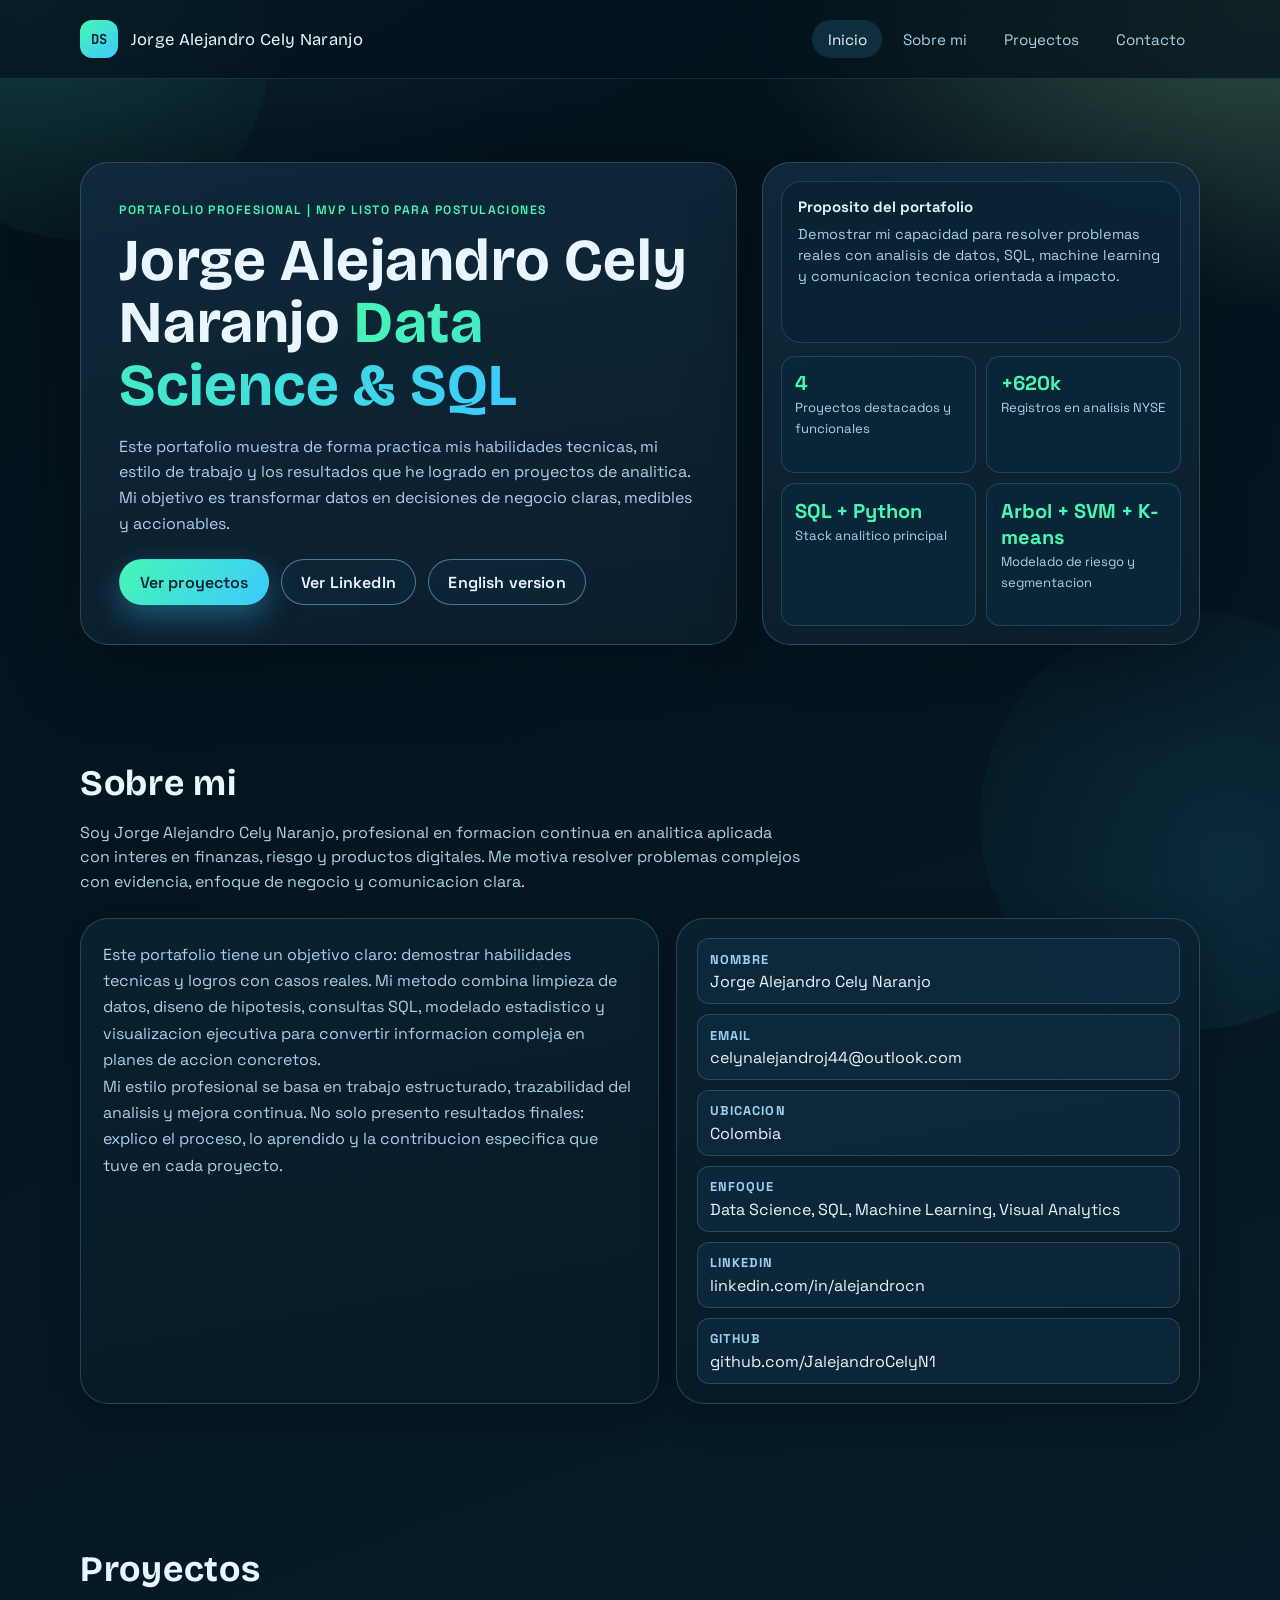
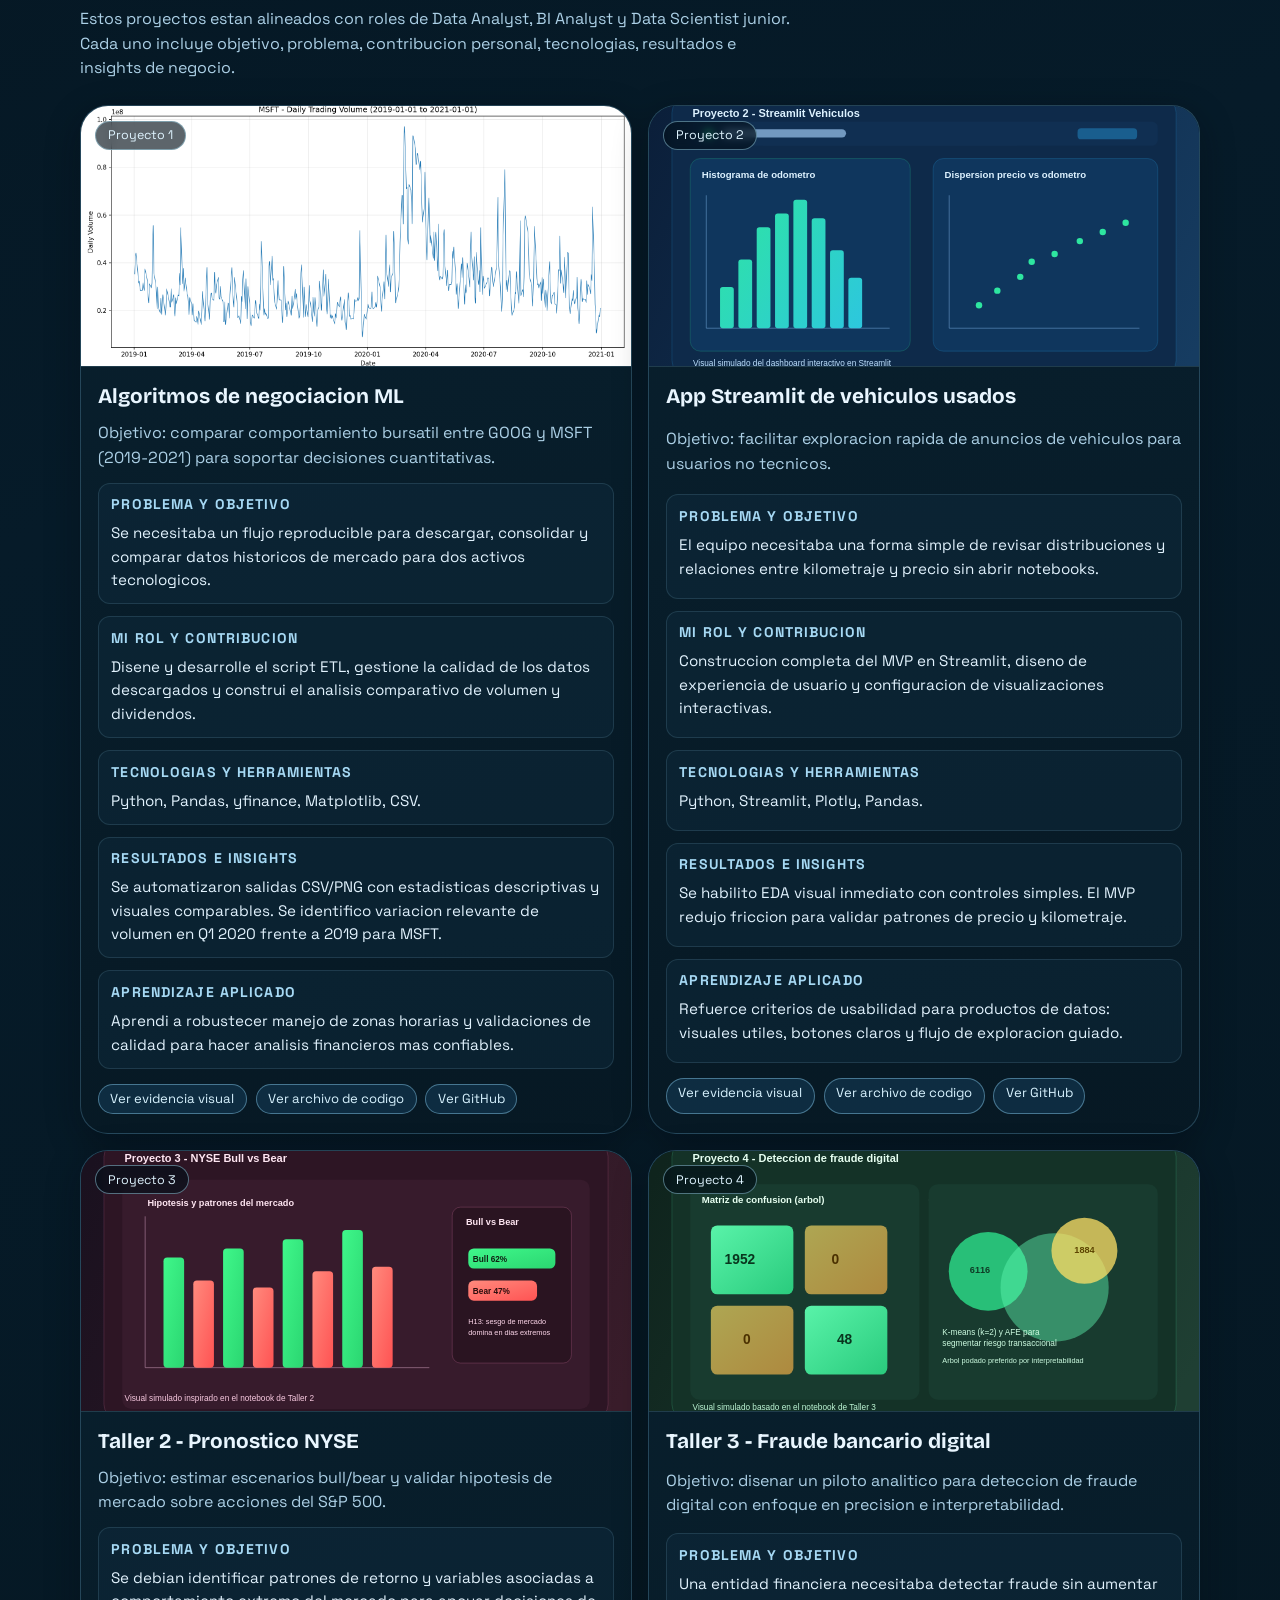
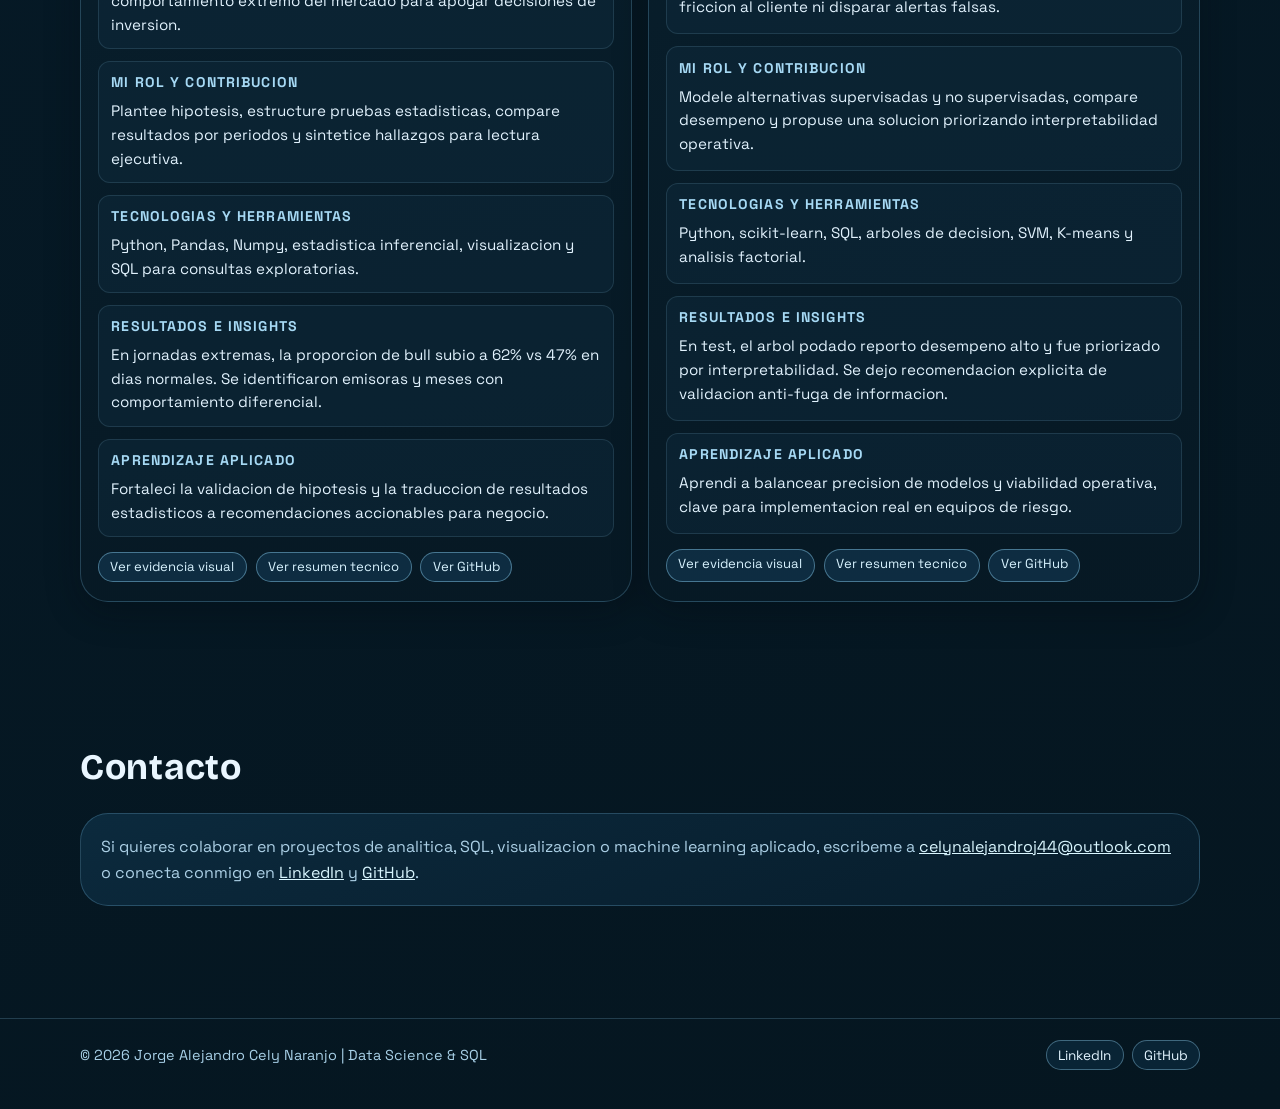
<file: github_page/index.html>
<!doctype html>
<!-- Redeploy trigger: 2026-04-20 -->
<html lang="es">
<head>
  <meta charset="utf-8">
  <meta name="viewport" content="width=device-width, initial-scale=1">
  <title>Redirigiendo al portafolio</title>
  <meta http-equiv="refresh" content="0; url=./portfolio.html">
  <script>
    window.location.replace("./portfolio.html");
  </script>
</head>
<body>
  <p>Redirigiendo al portafolio. Si no ocurre automaticamente, usa este enlace:
    <a href="./portfolio.html">Abrir portafolio</a>
  </p>
</body>
</html>
</file>
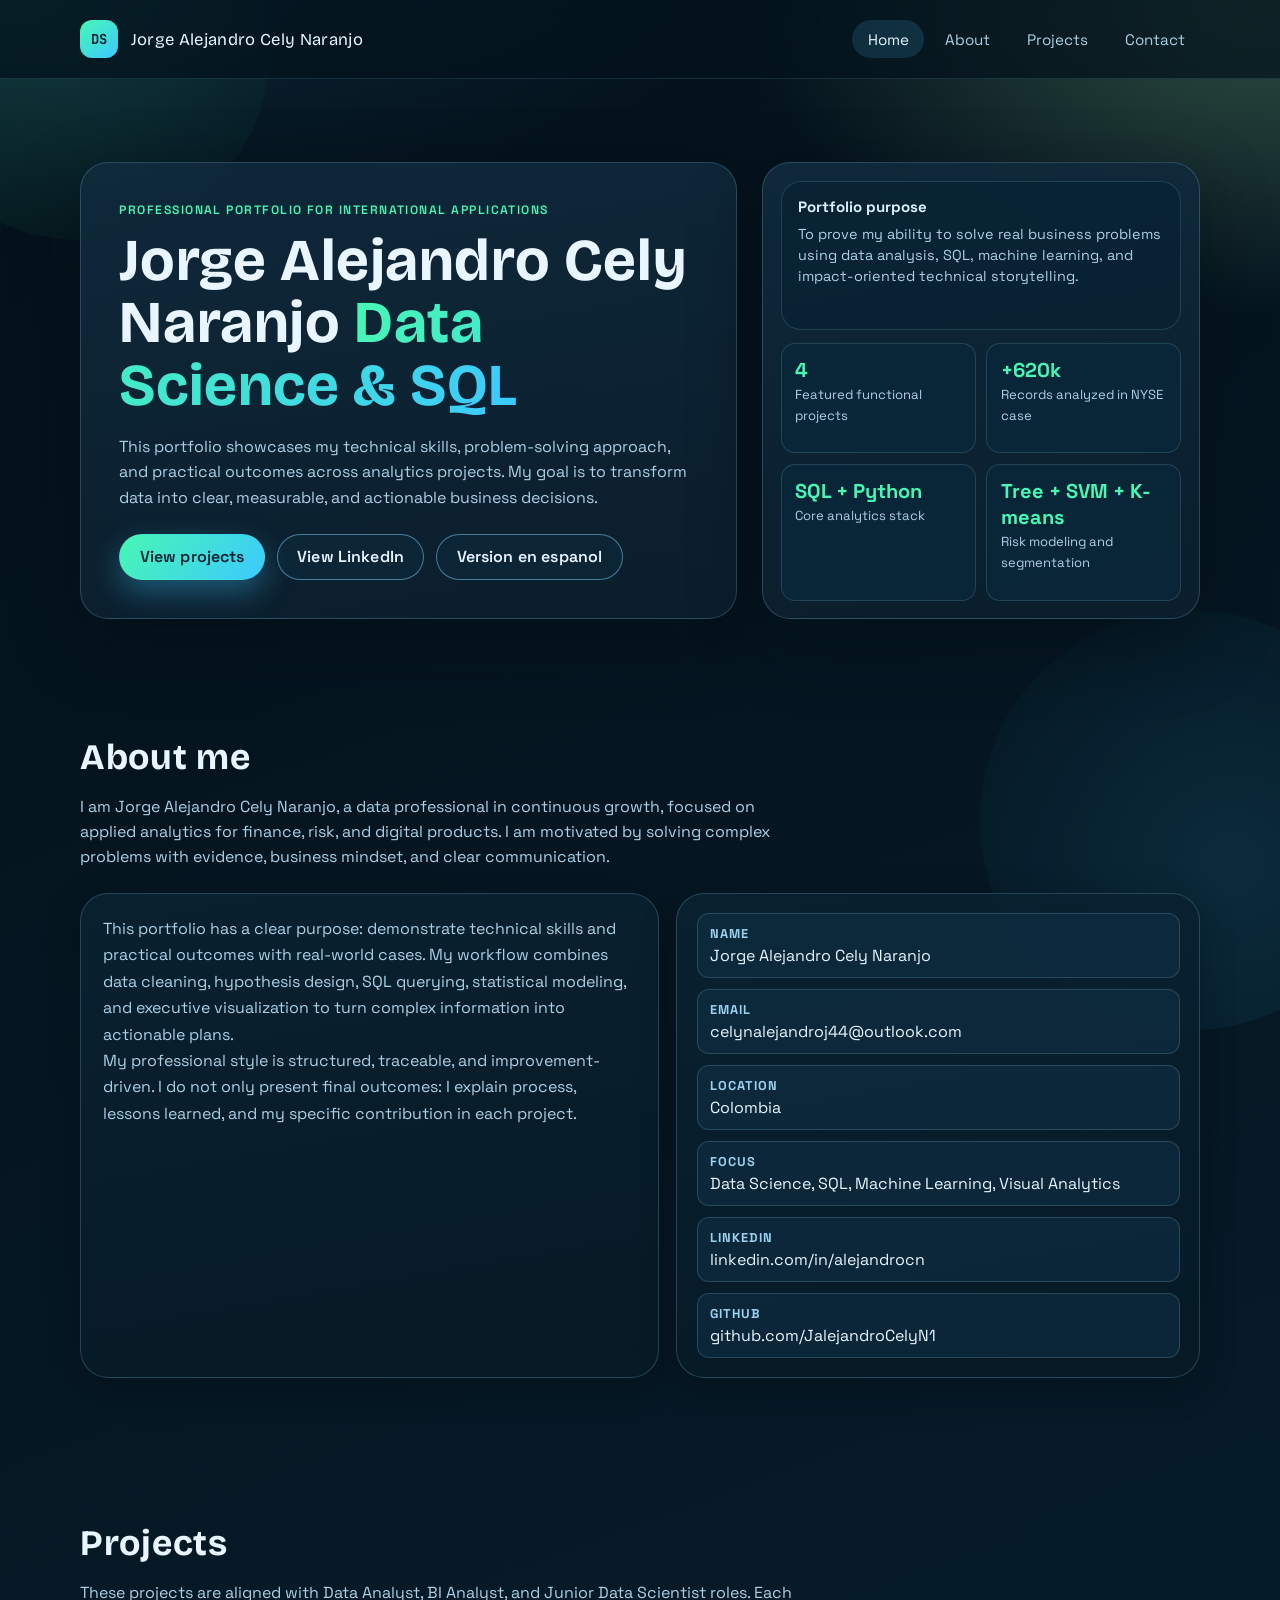
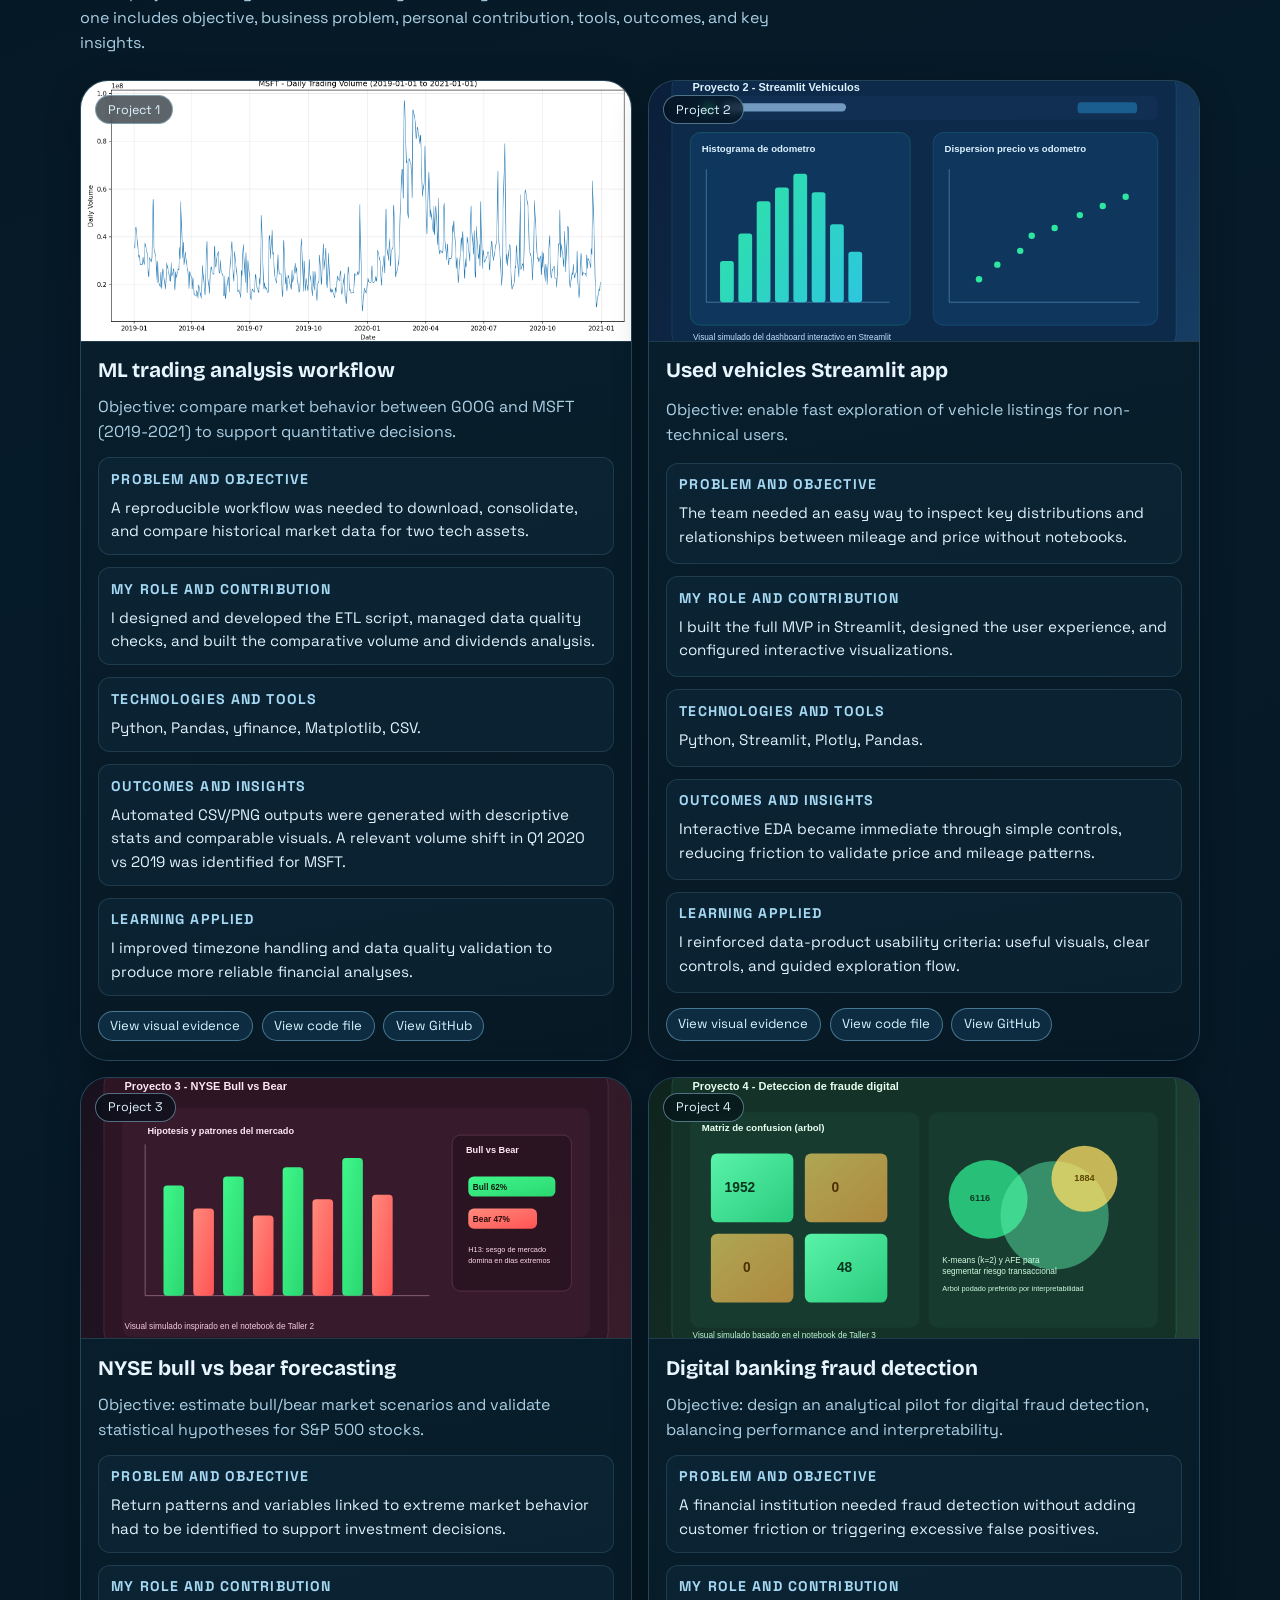
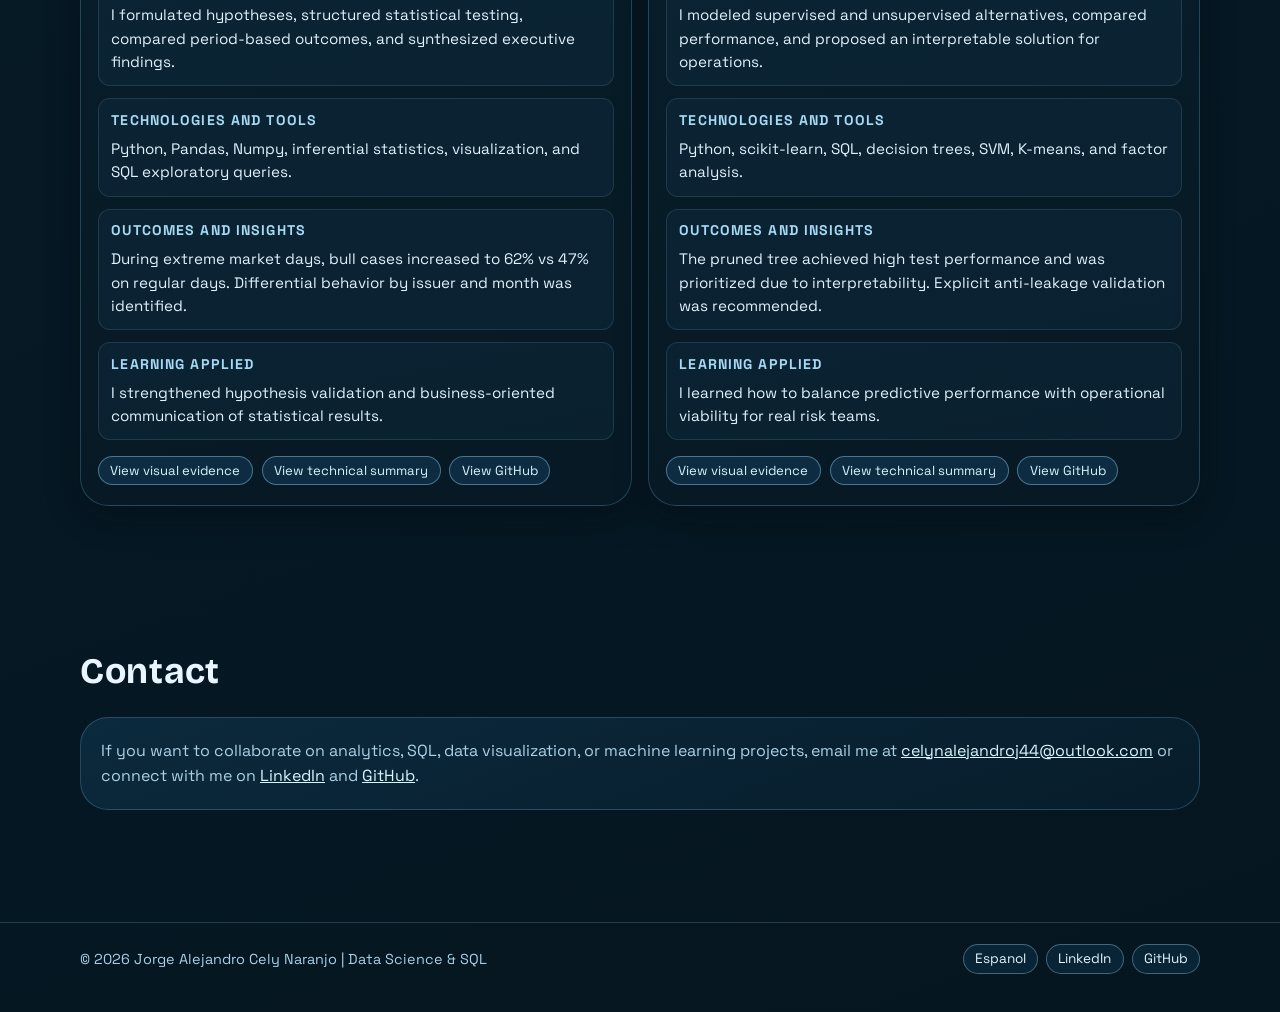
<file: github_page/portfolio-en.html>
<!doctype html>
<html lang="en">
<head>
  <meta charset="utf-8">
  <meta name="viewport" content="width=device-width, initial-scale=1">
  <title>Portfolio | Jorge Alejandro Cely Naranjo</title>
  <meta name="description" content="Professional portfolio of Jorge Alejandro Cely Naranjo featuring Data Science, SQL, visualization, and risk modeling projects.">
  <link rel="preconnect" href="https://fonts.googleapis.com">
  <link rel="preconnect" href="https://fonts.gstatic.com" crossorigin>
  <link href="https://fonts.googleapis.com/css2?family=Bricolage+Grotesque:wght@500;700;800&family=JetBrains+Mono:wght@400;600&family=Space+Grotesk:wght@400;500;600;700&display=swap" rel="stylesheet">
  <link rel="stylesheet" href="styles.css">
</head>
<body>
  <div class="site-wrap">
    <header class="site-header">
      <div class="container header-inner">
        <a class="brand" href="#home" aria-label="Go to home">
          <span class="brand-mark">DS</span>
          <span class="brand-text">Jorge Alejandro Cely Naranjo</span>
        </a>

        <button class="nav-toggle" type="button" aria-label="Open menu" aria-expanded="false">
          <span aria-hidden="true">☰</span>
        </button>

        <nav class="site-nav" aria-label="Main navigation">
          <ul>
            <li><a href="#home">Home</a></li>
            <li><a href="#about">About</a></li>
            <li><a href="#projects">Projects</a></li>
            <li><a href="#contact">Contact</a></li>
          </ul>
        </nav>
      </div>
    </header>

    <main>
      <section id="home" class="hero section">
        <div class="container hero-grid">
          <article class="hero-panel reveal">
            <p class="hero-kicker">Professional portfolio for international applications</p>
            <h1 class="hero-title">Jorge Alejandro Cely Naranjo <span>Data Science &amp; SQL</span></h1>
            <p class="hero-copy">
              This portfolio showcases my technical skills, problem-solving approach, and practical outcomes across analytics projects. My goal is to transform data into clear, measurable, and actionable business decisions.
            </p>
            <div class="hero-actions">
              <a class="btn btn-primary" href="#projects">View projects</a>
              <a class="btn btn-ghost" href="https://www.linkedin.com/in/alejandrocn/" target="_blank" rel="noopener noreferrer">View LinkedIn</a>
              <a class="btn btn-ghost" href="portfolio.html" lang="es">Version en espanol</a>
            </div>
          </article>

          <aside class="hero-side reveal">
            <article class="hero-mini">
              <h3>Portfolio purpose</h3>
              <p>To prove my ability to solve real business problems using data analysis, SQL, machine learning, and impact-oriented technical storytelling.</p>
            </article>
            <div class="hero-metrics">
              <div class="metric">
                <strong>4</strong>
                <span>Featured functional projects</span>
              </div>
              <div class="metric">
                <strong>+620k</strong>
                <span>Records analyzed in NYSE case</span>
              </div>
              <div class="metric">
                <strong>SQL + Python</strong>
                <span>Core analytics stack</span>
              </div>
              <div class="metric">
                <strong>Tree + SVM + K-means</strong>
                <span>Risk modeling and segmentation</span>
              </div>
            </div>
          </aside>
        </div>
      </section>

      <section id="about" class="section">
        <div class="container">
          <h2 class="section-title reveal">About me</h2>
          <p class="section-lead reveal">
            I am Jorge Alejandro Cely Naranjo, a data professional in continuous growth, focused on applied analytics for finance, risk, and digital products. I am motivated by solving complex problems with evidence, business mindset, and clear communication.
          </p>

          <div class="about-grid">
            <article class="about-card reveal">
              <p>
                This portfolio has a clear purpose: demonstrate technical skills and practical outcomes with real-world cases. My workflow combines data cleaning, hypothesis design, SQL querying, statistical modeling, and executive visualization to turn complex information into actionable plans.
              </p>
              <p>
                My professional style is structured, traceable, and improvement-driven. I do not only present final outcomes: I explain process, lessons learned, and my specific contribution in each project.
              </p>
            </article>
            <aside class="contact-card reveal">
              <ul class="contact-list">
                <li class="contact-item">
                  <strong>Name</strong>
                  <span>Jorge Alejandro Cely Naranjo</span>
                </li>
                <li class="contact-item">
                  <strong>Email</strong>
                  <a href="mailto:celynalejandroj44@outlook.com">celynalejandroj44@outlook.com</a>
                </li>
                <li class="contact-item">
                  <strong>Location</strong>
                  <span>Colombia</span>
                </li>
                <li class="contact-item">
                  <strong>Focus</strong>
                  <span>Data Science, SQL, Machine Learning, Visual Analytics</span>
                </li>
                <li class="contact-item">
                  <strong>LinkedIn</strong>
                  <a href="https://www.linkedin.com/in/alejandrocn/" target="_blank" rel="noopener noreferrer">linkedin.com/in/alejandrocn</a>
                </li>
                <li class="contact-item">
                  <strong>GitHub</strong>
                  <a href="https://github.com/JalejandroCelyN1" target="_blank" rel="noopener noreferrer">github.com/JalejandroCelyN1</a>
                </li>
              </ul>
            </aside>
          </div>
        </div>
      </section>

      <section id="projects" class="section">
        <div class="container">
          <h2 class="section-title reveal">Projects</h2>
          <p class="section-lead reveal">
            These projects are aligned with Data Analyst, BI Analyst, and Junior Data Scientist roles. Each one includes objective, business problem, personal contribution, tools, outcomes, and key insights.
          </p>

          <div class="projects-grid">
            <article class="project-card reveal">
              <figure class="project-media">
                <img src="assets/images/proyecto1_msft_volume.png" alt="MSFT daily trading volume chart.">
                <span class="project-label">Project 1</span>
              </figure>
              <div class="project-body">
                <h3 class="project-title">ML trading analysis workflow</h3>
                <p class="project-sub">Objective: compare market behavior between GOOG and MSFT (2019-2021) to support quantitative decisions.</p>

                <section class="project-block">
                  <h4>Problem and objective</h4>
                  <p>A reproducible workflow was needed to download, consolidate, and compare historical market data for two tech assets.</p>
                </section>
                <section class="project-block">
                  <h4>My role and contribution</h4>
                  <p>I designed and developed the ETL script, managed data quality checks, and built the comparative volume and dividends analysis.</p>
                </section>
                <section class="project-block">
                  <h4>Technologies and tools</h4>
                  <p>Python, Pandas, yfinance, Matplotlib, CSV.</p>
                </section>
                <section class="project-block">
                  <h4>Outcomes and insights</h4>
                  <p>Automated CSV/PNG outputs were generated with descriptive stats and comparable visuals. A relevant volume shift in Q1 2020 vs 2019 was identified for MSFT.</p>
                </section>
                <section class="project-block">
                  <h4>Learning applied</h4>
                  <p>I improved timezone handling and data quality validation to produce more reliable financial analyses.</p>
                </section>

                <div class="project-links">
                  <a class="tag-link" href="assets/images/proyecto1_msft_volume.png" target="_blank" rel="noopener noreferrer">View visual evidence</a>
                  <a class="tag-link" href="assets/code/proyecto1_analysis_yfinance.py" target="_blank" rel="noopener noreferrer">View code file</a>
                  <a class="tag-link" href="https://github.com/JalejandroCelyN1" target="_blank" rel="noopener noreferrer">View GitHub</a>
                </div>
              </div>
            </article>

            <article class="project-card reveal">
              <figure class="project-media">
                <img src="assets/images/proyecto2_streamlit.svg" alt="Streamlit dashboard visual for used vehicles.">
                <span class="project-label">Project 2</span>
              </figure>
              <div class="project-body">
                <h3 class="project-title">Used vehicles Streamlit app</h3>
                <p class="project-sub">Objective: enable fast exploration of vehicle listings for non-technical users.</p>

                <section class="project-block">
                  <h4>Problem and objective</h4>
                  <p>The team needed an easy way to inspect key distributions and relationships between mileage and price without notebooks.</p>
                </section>
                <section class="project-block">
                  <h4>My role and contribution</h4>
                  <p>I built the full MVP in Streamlit, designed the user experience, and configured interactive visualizations.</p>
                </section>
                <section class="project-block">
                  <h4>Technologies and tools</h4>
                  <p>Python, Streamlit, Plotly, Pandas.</p>
                </section>
                <section class="project-block">
                  <h4>Outcomes and insights</h4>
                  <p>Interactive EDA became immediate through simple controls, reducing friction to validate price and mileage patterns.</p>
                </section>
                <section class="project-block">
                  <h4>Learning applied</h4>
                  <p>I reinforced data-product usability criteria: useful visuals, clear controls, and guided exploration flow.</p>
                </section>

                <div class="project-links">
                  <a class="tag-link" href="assets/images/proyecto2_streamlit.svg" target="_blank" rel="noopener noreferrer">View visual evidence</a>
                  <a class="tag-link" href="assets/code/proyecto2_streamlit_app.py" target="_blank" rel="noopener noreferrer">View code file</a>
                  <a class="tag-link" href="https://github.com/JalejandroCelyN1" target="_blank" rel="noopener noreferrer">View GitHub</a>
                </div>
              </div>
            </article>

            <article class="project-card reveal">
              <figure class="project-media">
                <img src="assets/images/proyecto3_nyse.svg" alt="Bull and bear outcomes visual in NYSE analysis.">
                <span class="project-label">Project 3</span>
              </figure>
              <div class="project-body">
                <h3 class="project-title">NYSE bull vs bear forecasting</h3>
                <p class="project-sub">Objective: estimate bull/bear market scenarios and validate statistical hypotheses for S&amp;P 500 stocks.</p>

                <section class="project-block">
                  <h4>Problem and objective</h4>
                  <p>Return patterns and variables linked to extreme market behavior had to be identified to support investment decisions.</p>
                </section>
                <section class="project-block">
                  <h4>My role and contribution</h4>
                  <p>I formulated hypotheses, structured statistical testing, compared period-based outcomes, and synthesized executive findings.</p>
                </section>
                <section class="project-block">
                  <h4>Technologies and tools</h4>
                  <p>Python, Pandas, Numpy, inferential statistics, visualization, and SQL exploratory queries.</p>
                </section>
                <section class="project-block">
                  <h4>Outcomes and insights</h4>
                  <p>During extreme market days, bull cases increased to 62% vs 47% on regular days. Differential behavior by issuer and month was identified.</p>
                </section>
                <section class="project-block">
                  <h4>Learning applied</h4>
                  <p>I strengthened hypothesis validation and business-oriented communication of statistical results.</p>
                </section>

                <div class="project-links">
                  <a class="tag-link" href="assets/images/proyecto3_nyse.svg" target="_blank" rel="noopener noreferrer">View visual evidence</a>
                  <a class="tag-link" href="assets/code/proyecto3_nyse_resumen.md" target="_blank" rel="noopener noreferrer">View technical summary</a>
                  <a class="tag-link" href="https://github.com/JalejandroCelyN1" target="_blank" rel="noopener noreferrer">View GitHub</a>
                </div>
              </div>
            </article>

            <article class="project-card reveal">
              <figure class="project-media">
                <img src="assets/images/proyecto4_fraude.svg" alt="Fraud model visual with confusion matrix and clusters.">
                <span class="project-label">Project 4</span>
              </figure>
              <div class="project-body">
                <h3 class="project-title">Digital banking fraud detection</h3>
                <p class="project-sub">Objective: design an analytical pilot for digital fraud detection, balancing performance and interpretability.</p>

                <section class="project-block">
                  <h4>Problem and objective</h4>
                  <p>A financial institution needed fraud detection without adding customer friction or triggering excessive false positives.</p>
                </section>
                <section class="project-block">
                  <h4>My role and contribution</h4>
                  <p>I modeled supervised and unsupervised alternatives, compared performance, and proposed an interpretable solution for operations.</p>
                </section>
                <section class="project-block">
                  <h4>Technologies and tools</h4>
                  <p>Python, scikit-learn, SQL, decision trees, SVM, K-means, and factor analysis.</p>
                </section>
                <section class="project-block">
                  <h4>Outcomes and insights</h4>
                  <p>The pruned tree achieved high test performance and was prioritized due to interpretability. Explicit anti-leakage validation was recommended.</p>
                </section>
                <section class="project-block">
                  <h4>Learning applied</h4>
                  <p>I learned how to balance predictive performance with operational viability for real risk teams.</p>
                </section>

                <div class="project-links">
                  <a class="tag-link" href="assets/images/proyecto4_fraude.svg" target="_blank" rel="noopener noreferrer">View visual evidence</a>
                  <a class="tag-link" href="assets/code/proyecto4_fraude_resumen.md" target="_blank" rel="noopener noreferrer">View technical summary</a>
                  <a class="tag-link" href="https://github.com/JalejandroCelyN1" target="_blank" rel="noopener noreferrer">View GitHub</a>
                </div>
              </div>
            </article>
          </div>
        </div>
      </section>

      <section id="contact" class="section">
        <div class="container">
          <h2 class="section-title reveal">Contact</h2>
          <div class="contact-band reveal">
            <p>
              If you want to collaborate on analytics, SQL, data visualization, or machine learning projects, email me at <a href="mailto:celynalejandroj44@outlook.com">celynalejandroj44@outlook.com</a> or connect with me on <a href="https://www.linkedin.com/in/alejandrocn/" target="_blank" rel="noopener noreferrer">LinkedIn</a> and <a href="https://github.com/JalejandroCelyN1" target="_blank" rel="noopener noreferrer">GitHub</a>.
            </p>
          </div>
        </div>
      </section>
    </main>

    <footer class="footer">
      <div class="container footer-inner">
        <p class="footer-copy">&copy; <span data-year></span> Jorge Alejandro Cely Naranjo | Data Science &amp; SQL</p>
        <div class="footer-links">
          <a href="portfolio.html" lang="es">Espanol</a>
          <a href="https://www.linkedin.com/in/alejandrocn/" target="_blank" rel="noopener noreferrer">LinkedIn</a>
          <a href="https://github.com/JalejandroCelyN1" target="_blank" rel="noopener noreferrer">GitHub</a>
        </div>
      </div>
    </footer>
  </div>

  <script src="script.js"></script>
</body>
</html>
</file>
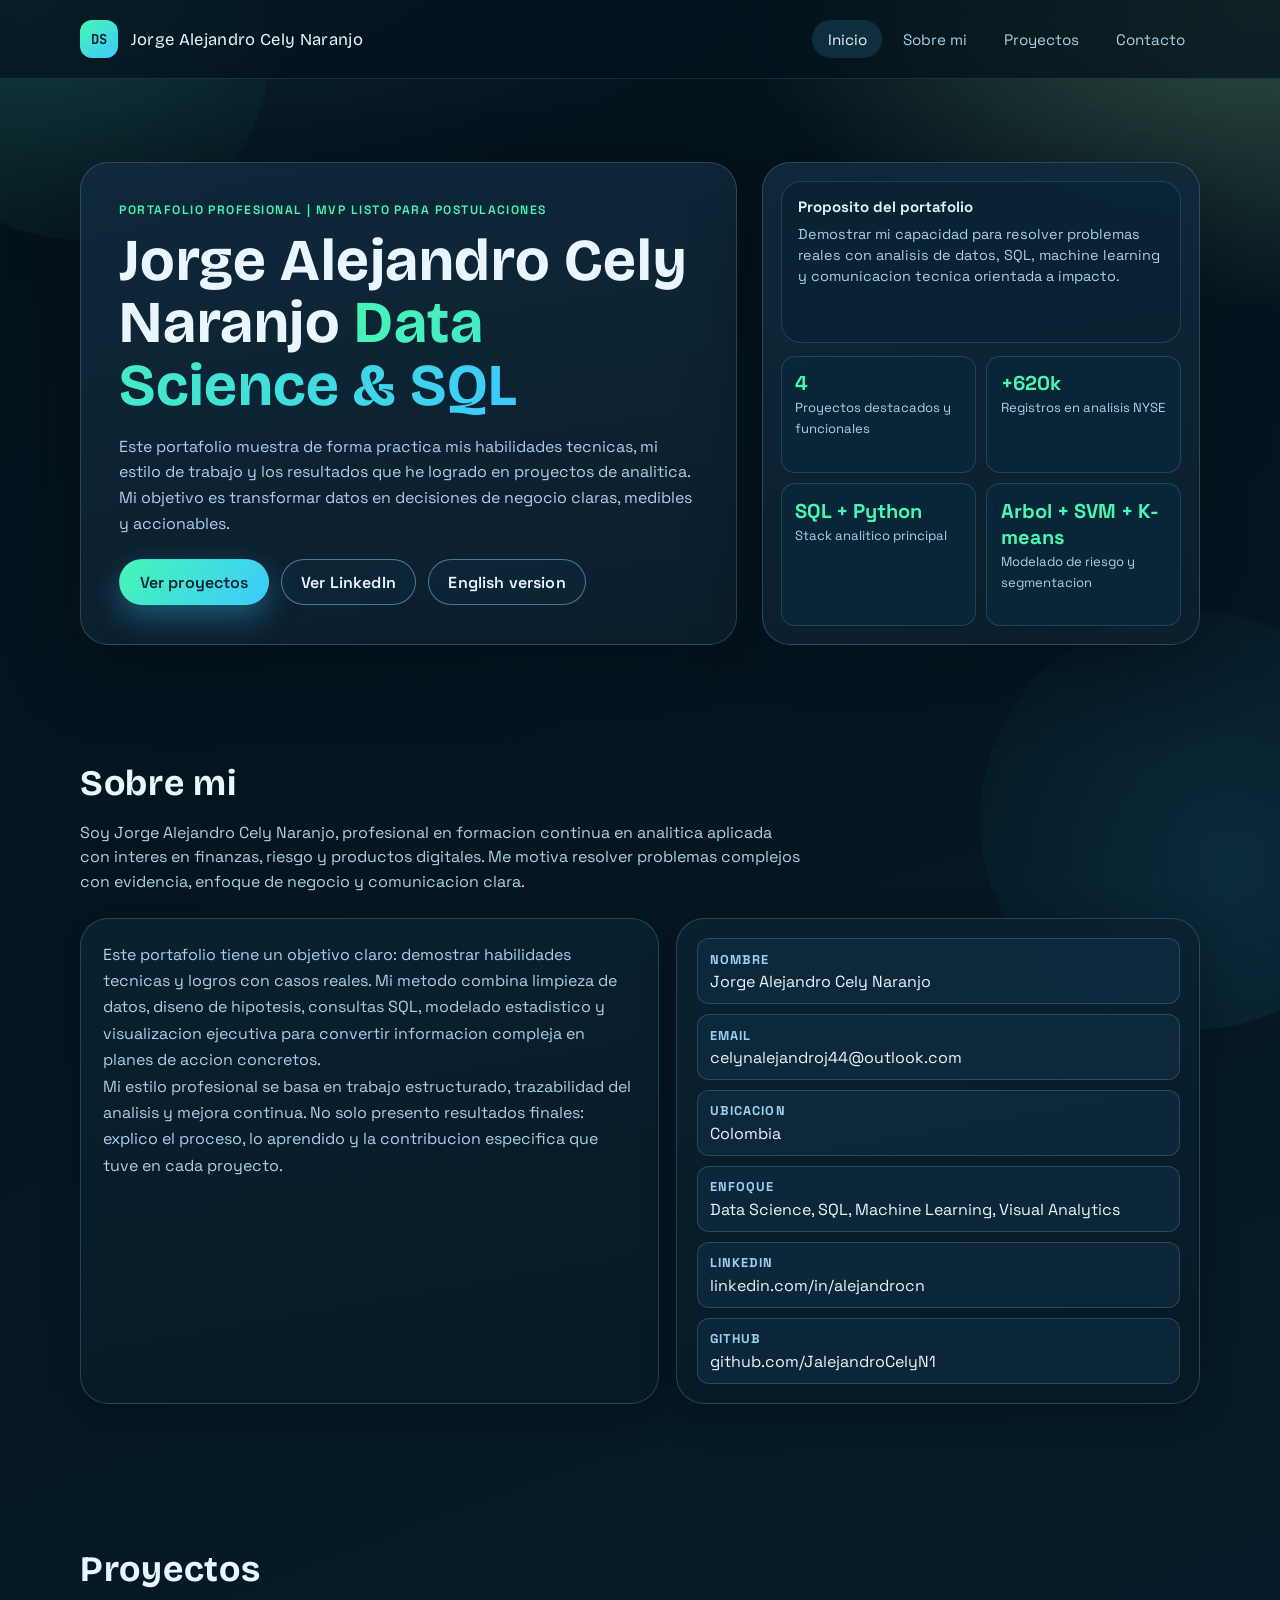
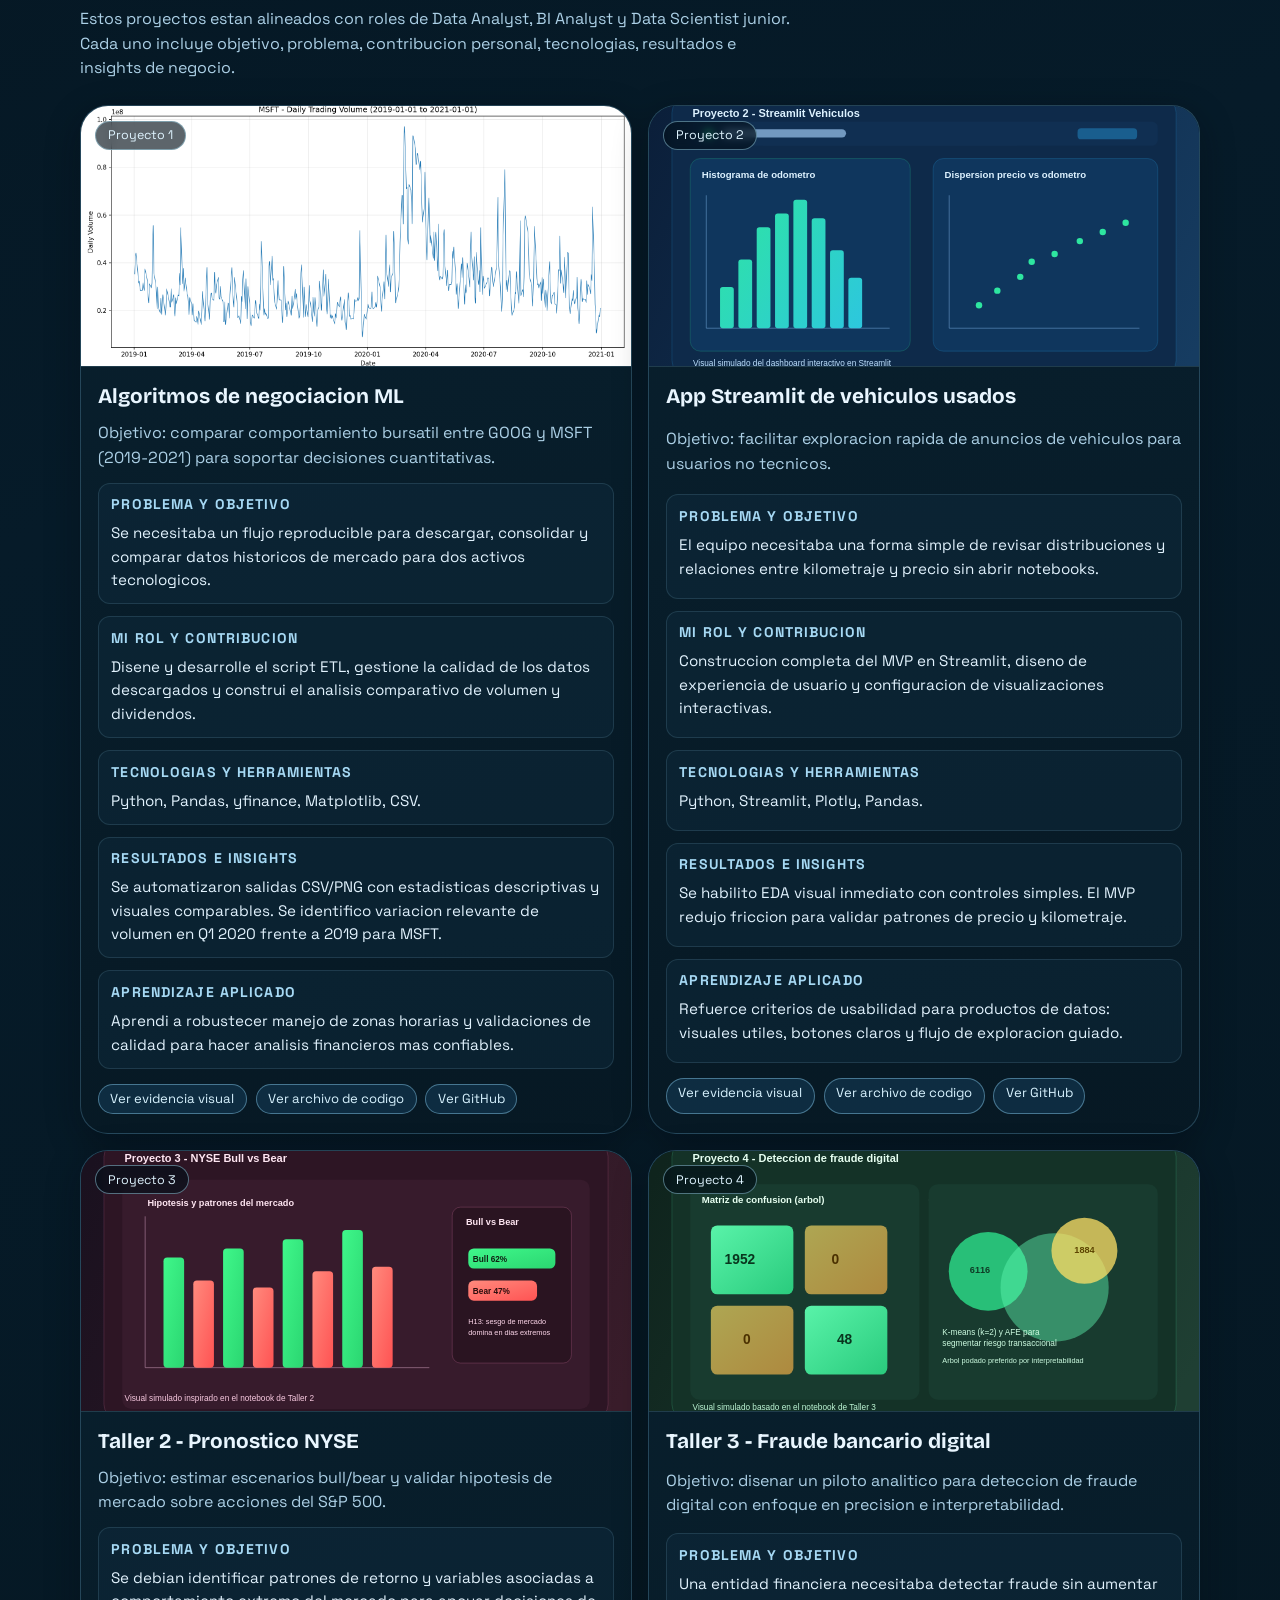
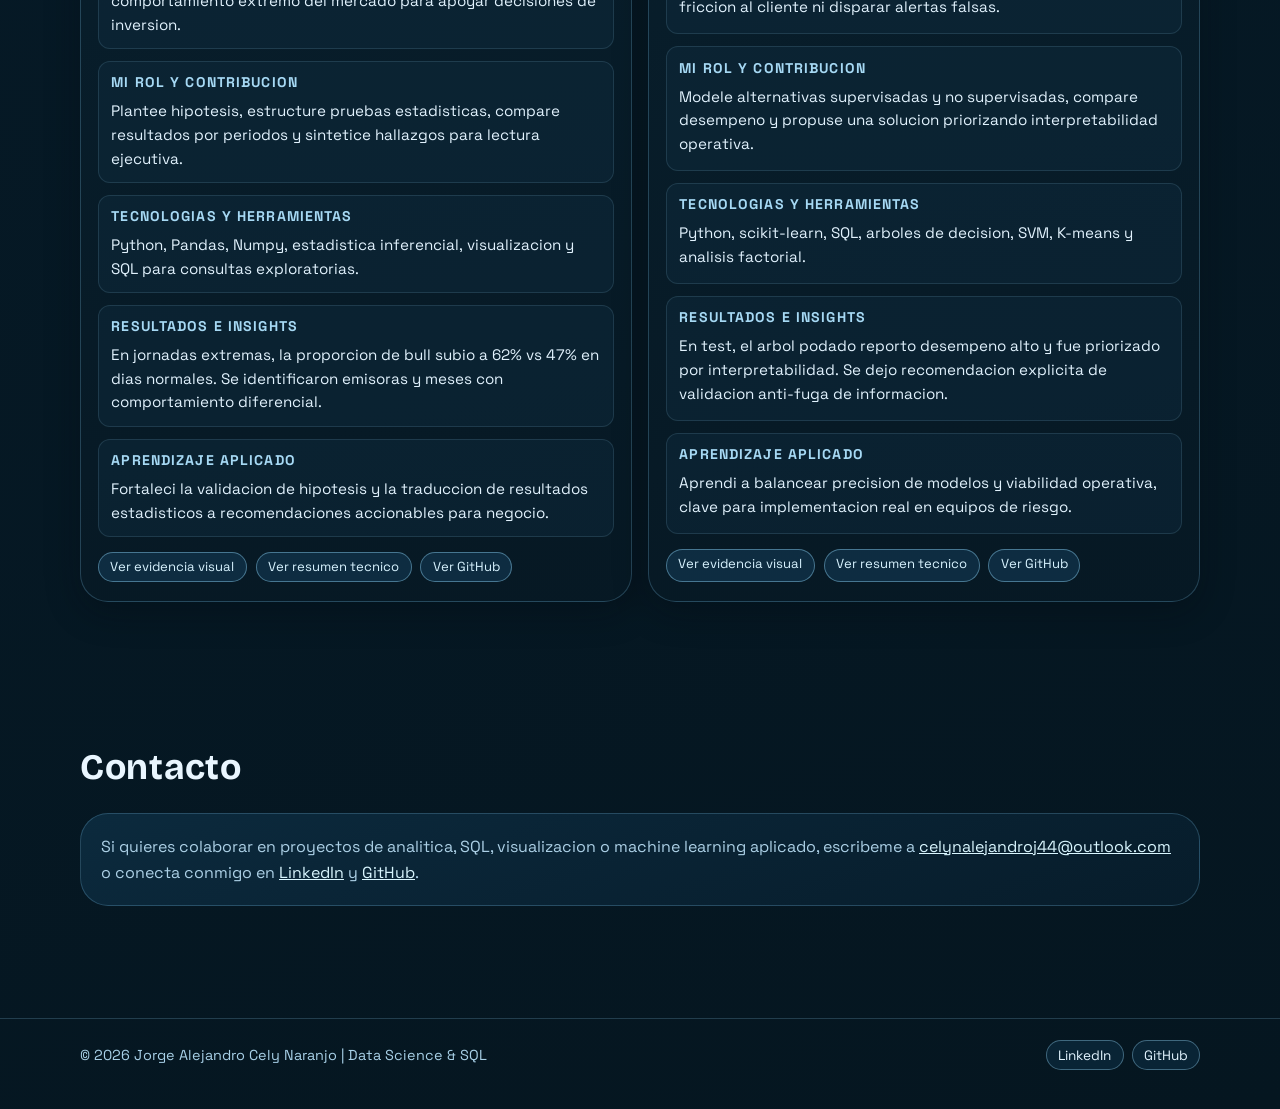
<file: github_page/portfolio.html>
<!doctype html>
<html lang="es">
<head>
	<meta charset="utf-8">
	<meta name="viewport" content="width=device-width, initial-scale=1">
	<title>Portafolio | Jorge Alejandro Cely Naranjo</title>
	<meta name="description" content="Portafolio profesional de Jorge Alejandro Cely Naranjo con proyectos de Data Science, SQL, visualizacion y modelado de riesgo.">
	<link rel="preconnect" href="https://fonts.googleapis.com">
	<link rel="preconnect" href="https://fonts.gstatic.com" crossorigin>
	<link href="https://fonts.googleapis.com/css2?family=Bricolage+Grotesque:wght@500;700;800&family=JetBrains+Mono:wght@400;600&family=Space+Grotesk:wght@400;500;600;700&display=swap" rel="stylesheet">
	<link rel="stylesheet" href="styles.css">
</head>
<body>
	<div class="site-wrap">
		<header class="site-header">
			<div class="container header-inner">
				<a class="brand" href="#inicio" aria-label="Ir al inicio">
					<span class="brand-mark">DS</span>
					<span class="brand-text">Jorge Alejandro Cely Naranjo</span>
				</a>

				<button class="nav-toggle" type="button" aria-label="Abrir menu" aria-expanded="false">
					<span aria-hidden="true">☰</span>
				</button>

				<nav class="site-nav" aria-label="Navegacion principal">
					<ul>
						<li><a href="#inicio">Inicio</a></li>
						<li><a href="#sobre-mi">Sobre mi</a></li>
						<li><a href="#proyectos">Proyectos</a></li>
						<li><a href="#contacto">Contacto</a></li>
					</ul>
				</nav>
			</div>
		</header>

		<main>
			<section id="inicio" class="hero section">
				<div class="container hero-grid">
					<article class="hero-panel reveal">
						<p class="hero-kicker">Portafolio profesional | MVP listo para postulaciones</p>
						<h1 class="hero-title">Jorge Alejandro Cely Naranjo <span>Data Science &amp; SQL</span></h1>
						<p class="hero-copy">
							Este portafolio muestra de forma practica mis habilidades tecnicas, mi estilo de trabajo y los resultados que he logrado en proyectos de analitica. Mi objetivo es transformar datos en decisiones de negocio claras, medibles y accionables.
						</p>
						<div class="hero-actions">
							<a class="btn btn-primary" href="#proyectos">Ver proyectos</a>
							<a class="btn btn-ghost" href="https://www.linkedin.com/in/alejandrocn/" target="_blank" rel="noopener noreferrer">Ver LinkedIn</a>
							<a class="btn btn-ghost" href="portfolio-en.html" lang="en">English version</a>
						</div>
					</article>

					<aside class="hero-side reveal">
						<article class="hero-mini">
							<h3>Proposito del portafolio</h3>
							<p>Demostrar mi capacidad para resolver problemas reales con analisis de datos, SQL, machine learning y comunicacion tecnica orientada a impacto.</p>
						</article>
						<div class="hero-metrics">
							<div class="metric">
								<strong>4</strong>
								<span>Proyectos destacados y funcionales</span>
							</div>
							<div class="metric">
								<strong>+620k</strong>
								<span>Registros en analisis NYSE</span>
							</div>
							<div class="metric">
								<strong>SQL + Python</strong>
								<span>Stack analitico principal</span>
							</div>
							<div class="metric">
								<strong>Arbol + SVM + K-means</strong>
								<span>Modelado de riesgo y segmentacion</span>
							</div>
						</div>
					</aside>
				</div>
			</section>

			<section id="sobre-mi" class="section">
				<div class="container">
					<h2 class="section-title reveal">Sobre mi</h2>
					<p class="section-lead reveal">
						Soy Jorge Alejandro Cely Naranjo, profesional en formacion continua en analitica aplicada con interes en finanzas, riesgo y productos digitales. Me motiva resolver problemas complejos con evidencia, enfoque de negocio y comunicacion clara.
					</p>

					<div class="about-grid">
						<article class="about-card reveal">
							<p>
								Este portafolio tiene un objetivo claro: demostrar habilidades tecnicas y logros con casos reales. Mi metodo combina limpieza de datos, diseno de hipotesis, consultas SQL, modelado estadistico y visualizacion ejecutiva para convertir informacion compleja en planes de accion concretos.
							</p>
							<p>
								Mi estilo profesional se basa en trabajo estructurado, trazabilidad del analisis y mejora continua. No solo presento resultados finales: explico el proceso, lo aprendido y la contribucion especifica que tuve en cada proyecto.
							</p>
						</article>
						<aside class="contact-card reveal">
							<ul class="contact-list">
								<li class="contact-item">
									<strong>Nombre</strong>
									<span>Jorge Alejandro Cely Naranjo</span>
								</li>
								<li class="contact-item">
									<strong>Email</strong>
									<a href="mailto:celynalejandroj44@outlook.com">celynalejandroj44@outlook.com</a>
								</li>
								<li class="contact-item">
									<strong>Ubicacion</strong>
									<span>Colombia</span>
								</li>
								<li class="contact-item">
									<strong>Enfoque</strong>
									<span>Data Science, SQL, Machine Learning, Visual Analytics</span>
								</li>
								<li class="contact-item">
									<strong>LinkedIn</strong>
									<a href="https://www.linkedin.com/in/alejandrocn/" target="_blank" rel="noopener noreferrer">linkedin.com/in/alejandrocn</a>
								</li>
								<li class="contact-item">
									<strong>GitHub</strong>
									<a href="https://github.com/JalejandroCelyN1" target="_blank" rel="noopener noreferrer">github.com/JalejandroCelyN1</a>
								</li>
							</ul>
						</aside>
					</div>
				</div>
			</section>

			<section id="proyectos" class="section">
				<div class="container">
					<h2 class="section-title reveal">Proyectos</h2>
					<p class="section-lead reveal">
						Estos proyectos estan alineados con roles de Data Analyst, BI Analyst y Data Scientist junior. Cada uno incluye objetivo, problema, contribucion personal, tecnologias, resultados e insights de negocio.
					</p>

					<div class="projects-grid">
						<article class="project-card reveal">
							<figure class="project-media">
								<img src="assets/images/proyecto1_msft_volume.png" alt="Grafico de volumen diario de MSFT.">
								<span class="project-label">Proyecto 1</span>
							</figure>
							<div class="project-body">
								<h3 class="project-title">Algoritmos de negociacion ML</h3>
								<p class="project-sub">Objetivo: comparar comportamiento bursatil entre GOOG y MSFT (2019-2021) para soportar decisiones cuantitativas.</p>

								<section class="project-block">
									<h4>Problema y objetivo</h4>
									<p>Se necesitaba un flujo reproducible para descargar, consolidar y comparar datos historicos de mercado para dos activos tecnologicos.</p>
								</section>
								<section class="project-block">
									<h4>Mi rol y contribucion</h4>
									<p>Disene y desarrolle el script ETL, gestione la calidad de los datos descargados y construi el analisis comparativo de volumen y dividendos.</p>
								</section>
								<section class="project-block">
									<h4>Tecnologias y herramientas</h4>
									<p>Python, Pandas, yfinance, Matplotlib, CSV.</p>
								</section>
								<section class="project-block">
									<h4>Resultados e insights</h4>
									<p>Se automatizaron salidas CSV/PNG con estadisticas descriptivas y visuales comparables. Se identifico variacion relevante de volumen en Q1 2020 frente a 2019 para MSFT.</p>
								</section>
								<section class="project-block">
									<h4>Aprendizaje aplicado</h4>
									<p>Aprendi a robustecer manejo de zonas horarias y validaciones de calidad para hacer analisis financieros mas confiables.</p>
								</section>

								<div class="project-links">
									<a class="tag-link" href="assets/images/proyecto1_msft_volume.png" target="_blank" rel="noopener noreferrer">Ver evidencia visual</a>
									<a class="tag-link" href="assets/code/proyecto1_analysis_yfinance.py" target="_blank" rel="noopener noreferrer">Ver archivo de codigo</a>
									<a class="tag-link" href="https://github.com/JalejandroCelyN1" target="_blank" rel="noopener noreferrer">Ver GitHub</a>
								</div>
							</div>
						</article>

						<article class="project-card reveal">
							<figure class="project-media">
								<img src="assets/images/proyecto2_streamlit.svg" alt="Visual de dashboard Streamlit para vehiculos usados.">
								<span class="project-label">Proyecto 2</span>
							</figure>
							<div class="project-body">
								<h3 class="project-title">App Streamlit de vehiculos usados</h3>
								<p class="project-sub">Objetivo: facilitar exploracion rapida de anuncios de vehiculos para usuarios no tecnicos.</p>

								<section class="project-block">
									<h4>Problema y objetivo</h4>
									<p>El equipo necesitaba una forma simple de revisar distribuciones y relaciones entre kilometraje y precio sin abrir notebooks.</p>
								</section>
								<section class="project-block">
									<h4>Mi rol y contribucion</h4>
									<p>Construccion completa del MVP en Streamlit, diseno de experiencia de usuario y configuracion de visualizaciones interactivas.</p>
								</section>
								<section class="project-block">
									<h4>Tecnologias y herramientas</h4>
									<p>Python, Streamlit, Plotly, Pandas.</p>
								</section>
								<section class="project-block">
									<h4>Resultados e insights</h4>
									<p>Se habilito EDA visual inmediato con controles simples. El MVP redujo friccion para validar patrones de precio y kilometraje.</p>
								</section>
								<section class="project-block">
									<h4>Aprendizaje aplicado</h4>
									<p>Refuerce criterios de usabilidad para productos de datos: visuales utiles, botones claros y flujo de exploracion guiado.</p>
								</section>

								<div class="project-links">
									<a class="tag-link" href="assets/images/proyecto2_streamlit.svg" target="_blank" rel="noopener noreferrer">Ver evidencia visual</a>
									<a class="tag-link" href="assets/code/proyecto2_streamlit_app.py" target="_blank" rel="noopener noreferrer">Ver archivo de codigo</a>
									<a class="tag-link" href="https://github.com/JalejandroCelyN1" target="_blank" rel="noopener noreferrer">Ver GitHub</a>
								</div>
							</div>
						</article>

						<article class="project-card reveal">
							<figure class="project-media">
								<img src="assets/images/proyecto3_nyse.svg" alt="Visual de resultados bull y bear en mercado NYSE.">
								<span class="project-label">Proyecto 3</span>
							</figure>
							<div class="project-body">
								<h3 class="project-title">Taller 2 - Pronostico NYSE</h3>
								<p class="project-sub">Objetivo: estimar escenarios bull/bear y validar hipotesis de mercado sobre acciones del S&amp;P 500.</p>

								<section class="project-block">
									<h4>Problema y objetivo</h4>
									<p>Se debian identificar patrones de retorno y variables asociadas a comportamiento extremo del mercado para apoyar decisiones de inversion.</p>
								</section>
								<section class="project-block">
									<h4>Mi rol y contribucion</h4>
									<p>Plantee hipotesis, estructure pruebas estadisticas, compare resultados por periodos y sintetice hallazgos para lectura ejecutiva.</p>
								</section>
								<section class="project-block">
									<h4>Tecnologias y herramientas</h4>
									<p>Python, Pandas, Numpy, estadistica inferencial, visualizacion y SQL para consultas exploratorias.</p>
								</section>
								<section class="project-block">
									<h4>Resultados e insights</h4>
									<p>En jornadas extremas, la proporcion de bull subio a 62% vs 47% en dias normales. Se identificaron emisoras y meses con comportamiento diferencial.</p>
								</section>
								<section class="project-block">
									<h4>Aprendizaje aplicado</h4>
									<p>Fortaleci la validacion de hipotesis y la traduccion de resultados estadisticos a recomendaciones accionables para negocio.</p>
								</section>

								<div class="project-links">
									<a class="tag-link" href="assets/images/proyecto3_nyse.svg" target="_blank" rel="noopener noreferrer">Ver evidencia visual</a>
									<a class="tag-link" href="assets/code/proyecto3_nyse_resumen.md" target="_blank" rel="noopener noreferrer">Ver resumen tecnico</a>
									<a class="tag-link" href="https://github.com/JalejandroCelyN1" target="_blank" rel="noopener noreferrer">Ver GitHub</a>
								</div>
							</div>
						</article>

						<article class="project-card reveal">
							<figure class="project-media">
								<img src="assets/images/proyecto4_fraude.svg" alt="Visual de modelo de fraude con matriz de confusion y clusters.">
								<span class="project-label">Proyecto 4</span>
							</figure>
							<div class="project-body">
								<h3 class="project-title">Taller 3 - Fraude bancario digital</h3>
								<p class="project-sub">Objetivo: disenar un piloto analitico para deteccion de fraude digital con enfoque en precision e interpretabilidad.</p>

								<section class="project-block">
									<h4>Problema y objetivo</h4>
									<p>Una entidad financiera necesitaba detectar fraude sin aumentar friccion al cliente ni disparar alertas falsas.</p>
								</section>
								<section class="project-block">
									<h4>Mi rol y contribucion</h4>
									<p>Modele alternativas supervisadas y no supervisadas, compare desempeno y propuse una solucion priorizando interpretabilidad operativa.</p>
								</section>
								<section class="project-block">
									<h4>Tecnologias y herramientas</h4>
									<p>Python, scikit-learn, SQL, arboles de decision, SVM, K-means y analisis factorial.</p>
								</section>
								<section class="project-block">
									<h4>Resultados e insights</h4>
									<p>En test, el arbol podado reporto desempeno alto y fue priorizado por interpretabilidad. Se dejo recomendacion explicita de validacion anti-fuga de informacion.</p>
								</section>
								<section class="project-block">
									<h4>Aprendizaje aplicado</h4>
									<p>Aprendi a balancear precision de modelos y viabilidad operativa, clave para implementacion real en equipos de riesgo.</p>
								</section>

								<div class="project-links">
									<a class="tag-link" href="assets/images/proyecto4_fraude.svg" target="_blank" rel="noopener noreferrer">Ver evidencia visual</a>
									<a class="tag-link" href="assets/code/proyecto4_fraude_resumen.md" target="_blank" rel="noopener noreferrer">Ver resumen tecnico</a>
									<a class="tag-link" href="https://github.com/JalejandroCelyN1" target="_blank" rel="noopener noreferrer">Ver GitHub</a>
								</div>
							</div>
						</article>
					</div>
				</div>
			</section>

			<section id="contacto" class="section">
				<div class="container">
					<h2 class="section-title reveal">Contacto</h2>
					<div class="contact-band reveal">
						<p>
							Si quieres colaborar en proyectos de analitica, SQL, visualizacion o machine learning aplicado, escribeme a <a href="mailto:celynalejandroj44@outlook.com">celynalejandroj44@outlook.com</a> o conecta conmigo en <a href="https://www.linkedin.com/in/alejandrocn/" target="_blank" rel="noopener noreferrer">LinkedIn</a> y <a href="https://github.com/JalejandroCelyN1" target="_blank" rel="noopener noreferrer">GitHub</a>.
						</p>
					</div>
				</div>
			</section>
		</main>

		<footer class="footer">
			<div class="container footer-inner">
				<p class="footer-copy">&copy; <span data-year></span> Jorge Alejandro Cely Naranjo | Data Science &amp; SQL</p>
				<div class="footer-links">
					<a href="https://www.linkedin.com/in/alejandrocn/" target="_blank" rel="noopener noreferrer">LinkedIn</a>
					<a href="https://github.com/JalejandroCelyN1" target="_blank" rel="noopener noreferrer">GitHub</a>
				</div>
			</div>
		</footer>
	</div>

	<script src="script.js"></script>
</body>
</html>
</file>
<file: github_page/styles.css>
:root {
  --bg-base: #051620;
  --bg-soft: #0c2535;
  --surface-1: rgba(16, 43, 62, 0.88);
  --surface-2: rgba(12, 31, 45, 0.92);
  --surface-3: #143851;
  --text-main: #e9f6ff;
  --text-soft: #acd0e6;
  --accent-1: #47f7b3;
  --accent-2: #3cc9ff;
  --accent-3: #ffcc66;
  --stroke: rgba(130, 202, 241, 0.24);
  --shadow-lg: 0 24px 70px rgba(3, 12, 18, 0.45);
  --shadow-md: 0 10px 35px rgba(2, 10, 16, 0.32);
  --radius-xl: 28px;
  --radius-lg: 20px;
  --radius-md: 14px;
}

* {
  box-sizing: border-box;
}

html {
  scroll-behavior: smooth;
}

body {
  margin: 0;
  color: var(--text-main);
  font-family: "Space Grotesk", "Trebuchet MS", sans-serif;
  background:
    radial-gradient(1200px 700px at 10% -5%, #103147 0%, transparent 62%),
    radial-gradient(900px 520px at 100% 0%, #2f4f43 0%, transparent 60%),
    linear-gradient(160deg, #04111a 0%, #061b29 45%, #051620 100%);
  min-height: 100vh;
}

body::before,
body::after {
  content: "";
  position: fixed;
  pointer-events: none;
  z-index: 0;
  opacity: 0.35;
}

body::before {
  top: -140px;
  left: -110px;
  width: 380px;
  height: 380px;
  border-radius: 999px;
  background: radial-gradient(circle at 30% 30%, rgba(71, 247, 179, 0.4), rgba(71, 247, 179, 0));
}

body::after {
  bottom: -130px;
  right: -120px;
  width: 420px;
  height: 420px;
  border-radius: 999px;
  background: radial-gradient(circle at 60% 60%, rgba(60, 201, 255, 0.32), rgba(60, 201, 255, 0));
}

.site-wrap {
  position: relative;
  z-index: 1;
}

.container {
  width: min(1120px, calc(100% - 2.4rem));
  margin: 0 auto;
}

.section {
  padding: 4.5rem 0;
}

.section-title {
  margin: 0 0 1rem;
  font-family: "Bricolage Grotesque", "Gill Sans", sans-serif;
  font-size: clamp(1.8rem, 2.8vw, 2.6rem);
  letter-spacing: 0.02em;
}

.section-lead {
  margin: 0;
  color: var(--text-soft);
  max-width: 72ch;
  line-height: 1.55;
}

.site-header {
  position: sticky;
  top: 0;
  z-index: 50;
  backdrop-filter: blur(8px);
  background: rgba(4, 18, 29, 0.72);
  border-bottom: 1px solid rgba(143, 213, 247, 0.14);
}

.header-inner {
  display: flex;
  align-items: center;
  justify-content: space-between;
  min-height: 78px;
  gap: 1rem;
}

.brand {
  display: flex;
  align-items: center;
  gap: 0.8rem;
  color: var(--text-main);
  text-decoration: none;
}

.brand-mark {
  width: 38px;
  height: 38px;
  border-radius: 12px;
  background: linear-gradient(140deg, var(--accent-1), var(--accent-2));
  display: grid;
  place-items: center;
  font-family: "JetBrains Mono", monospace;
  font-size: 0.86rem;
  font-weight: 700;
  color: #062232;
}

.brand-text {
  font-family: "Bricolage Grotesque", "Gill Sans", sans-serif;
  font-size: 1.04rem;
  letter-spacing: 0.02em;
}

.nav-toggle {
  display: none;
  border: 1px solid var(--stroke);
  background: transparent;
  color: var(--text-main);
  border-radius: 10px;
  width: 42px;
  height: 42px;
  cursor: pointer;
}

.site-nav ul {
  display: flex;
  align-items: center;
  list-style: none;
  padding: 0;
  margin: 0;
  gap: 0.4rem;
}

.site-nav a {
  display: inline-block;
  text-decoration: none;
  color: var(--text-soft);
  padding: 0.6rem 0.95rem;
  border-radius: 999px;
  transition: all 0.2s ease;
  font-size: 0.95rem;
}

.site-nav a:hover,
.site-nav a.is-active {
  color: var(--text-main);
  background: rgba(69, 195, 250, 0.15);
}

.hero {
  padding: 5.2rem 0 2.8rem;
}

.hero-grid {
  display: grid;
  grid-template-columns: 1.2fr 0.8fr;
  gap: 1.6rem;
  align-items: stretch;
}

.hero-panel,
.hero-side {
  border: 1px solid var(--stroke);
  border-radius: var(--radius-xl);
  background: linear-gradient(170deg, var(--surface-1), var(--surface-2));
  box-shadow: var(--shadow-lg);
}

.hero-panel {
  padding: clamp(1.4rem, 3vw, 2.4rem);
}

.hero-kicker {
  margin: 0;
  color: var(--accent-1);
  font-weight: 600;
  text-transform: uppercase;
  letter-spacing: 0.12em;
  font-size: 0.76rem;
}

.hero-title {
  margin: 0.75rem 0 1rem;
  font-family: "Bricolage Grotesque", "Gill Sans", sans-serif;
  font-size: clamp(2.15rem, 4.8vw, 3.7rem);
  line-height: 1.06;
  letter-spacing: 0.01em;
}

.hero-title span {
  background: linear-gradient(120deg, var(--accent-1), var(--accent-2));
  -webkit-background-clip: text;
  background-clip: text;
  color: transparent;
}

.hero-copy {
  margin: 0;
  max-width: 60ch;
  color: var(--text-soft);
  line-height: 1.6;
}

.hero-actions {
  margin-top: 1.45rem;
  display: flex;
  flex-wrap: wrap;
  gap: 0.75rem;
}

.btn {
  border: 1px solid transparent;
  border-radius: 999px;
  padding: 0.72rem 1.2rem;
  text-decoration: none;
  font-weight: 600;
  letter-spacing: 0.01em;
  transition: transform 0.2s ease, box-shadow 0.2s ease, background 0.2s ease;
}

.btn:hover {
  transform: translateY(-1px);
}

.btn-primary {
  color: #062232;
  background: linear-gradient(130deg, var(--accent-1), var(--accent-2));
  box-shadow: 0 12px 30px rgba(60, 201, 255, 0.34);
}

.btn-ghost {
  color: var(--text-main);
  border-color: rgba(131, 211, 255, 0.5);
  background: rgba(14, 48, 70, 0.38);
}

.hero-side {
  padding: 1.1rem;
  display: grid;
  gap: 0.8rem;
}

.hero-mini {
  background: rgba(8, 35, 52, 0.78);
  border: 1px solid rgba(148, 220, 255, 0.16);
  border-radius: var(--radius-lg);
  padding: 0.95rem 1rem;
}

.hero-mini h3 {
  margin: 0;
  font-size: 0.94rem;
  color: #d9f2ff;
}

.hero-mini p {
  margin: 0.5rem 0 0;
  color: var(--text-soft);
  font-size: 0.9rem;
  line-height: 1.45;
}

.hero-metrics {
  display: grid;
  grid-template-columns: repeat(2, minmax(0, 1fr));
  gap: 0.65rem;
}

.metric {
  background: rgba(9, 40, 59, 0.8);
  border: 1px solid rgba(161, 224, 255, 0.16);
  border-radius: 14px;
  padding: 0.85rem;
}

.metric strong {
  display: block;
  font-size: 1.25rem;
  color: var(--accent-1);
}

.metric span {
  font-size: 0.82rem;
  color: var(--text-soft);
}

.about-grid {
  display: grid;
  grid-template-columns: 1.05fr 0.95fr;
  gap: 1.1rem;
  margin-top: 1.45rem;
}

.about-card,
.contact-card {
  border: 1px solid var(--stroke);
  border-radius: var(--radius-xl);
  background: linear-gradient(170deg, rgba(10, 34, 49, 0.9), rgba(7, 26, 38, 0.9));
  box-shadow: var(--shadow-md);
}

.about-card {
  padding: 1.4rem;
}

.about-card p {
  margin: 0;
  color: var(--text-soft);
  line-height: 1.65;
}

.contact-card {
  padding: 1.2rem;
}

.contact-list {
  list-style: none;
  padding: 0;
  margin: 0;
  display: grid;
  gap: 0.65rem;
}

.contact-item {
  border: 1px solid rgba(166, 229, 255, 0.18);
  border-radius: 12px;
  padding: 0.7rem 0.8rem;
  background: rgba(16, 51, 74, 0.5);
}

.contact-item strong {
  display: block;
  font-size: 0.8rem;
  text-transform: uppercase;
  letter-spacing: 0.08em;
  color: #9cd2f1;
}

.contact-item a,
.contact-item span {
  color: #e7f6ff;
  text-decoration: none;
  display: inline-block;
  margin-top: 0.2rem;
}

.projects-grid {
  margin-top: 1.5rem;
  display: grid;
  grid-template-columns: 1fr 1fr;
  gap: 1rem;
}

.project-card {
  border: 1px solid var(--stroke);
  border-radius: var(--radius-xl);
  background: linear-gradient(170deg, rgba(9, 33, 47, 0.94), rgba(7, 25, 36, 0.94));
  overflow: hidden;
  box-shadow: var(--shadow-md);
  display: grid;
  grid-template-rows: auto 1fr;
}

.project-media {
  position: relative;
  margin: 0;
  border-bottom: 1px solid rgba(157, 218, 248, 0.16);
}

.project-media img {
  width: 100%;
  height: 260px;
  object-fit: cover;
  display: block;
}

.project-label {
  position: absolute;
  left: 0.9rem;
  top: 0.9rem;
  background: rgba(2, 15, 24, 0.64);
  color: #dff4ff;
  border: 1px solid rgba(169, 233, 255, 0.44);
  border-radius: 999px;
  font-size: 0.78rem;
  padding: 0.35rem 0.75rem;
  backdrop-filter: blur(4px);
}

.project-body {
  padding: 1.05rem 1.05rem 1.2rem;
  display: grid;
  gap: 0.75rem;
}

.project-title {
  margin: 0;
  font-family: "Bricolage Grotesque", "Gill Sans", sans-serif;
  font-size: 1.3rem;
}

.project-sub {
  margin: 0;
  color: var(--text-soft);
  line-height: 1.55;
}

.project-block {
  border: 1px solid rgba(169, 233, 255, 0.13);
  border-radius: 12px;
  padding: 0.72rem 0.78rem;
  background: rgba(17, 48, 69, 0.36);
}

.project-block h4 {
  margin: 0;
  font-size: 0.88rem;
  text-transform: uppercase;
  letter-spacing: 0.08em;
  color: #a6d9f4;
}

.project-block p {
  margin: 0.5rem 0 0;
  color: #e1f2fd;
  line-height: 1.55;
  font-size: 0.95rem;
}

.project-links {
  margin-top: 0.2rem;
  display: flex;
  flex-wrap: wrap;
  gap: 0.55rem;
}

.tag-link {
  text-decoration: none;
  font-size: 0.82rem;
  color: #d8f3ff;
  border: 1px solid rgba(151, 220, 255, 0.42);
  border-radius: 999px;
  padding: 0.34rem 0.72rem;
  background: rgba(20, 62, 89, 0.55);
}

.contact-band {
  margin-top: 1.5rem;
  border: 1px solid var(--stroke);
  border-radius: var(--radius-xl);
  padding: 1.25rem;
  background: linear-gradient(160deg, rgba(13, 45, 65, 0.88), rgba(8, 30, 44, 0.88));
}

.contact-band p {
  margin: 0;
  color: var(--text-soft);
  line-height: 1.6;
}

.contact-band a {
  color: #d9f6ff;
}

.footer {
  border-top: 1px solid rgba(151, 221, 255, 0.2);
  margin-top: 2.5rem;
  padding: 1.3rem 0 2.4rem;
}

.footer-inner {
  display: flex;
  flex-wrap: wrap;
  align-items: center;
  justify-content: space-between;
  gap: 0.8rem;
}

.footer-copy {
  margin: 0;
  color: #a8d0e7;
  font-size: 0.9rem;
}

.footer-links {
  display: flex;
  gap: 0.5rem;
}

.footer-links a {
  text-decoration: none;
  color: #e2f4ff;
  border: 1px solid rgba(161, 224, 255, 0.36);
  border-radius: 999px;
  font-size: 0.85rem;
  padding: 0.35rem 0.7rem;
  background: rgba(15, 51, 74, 0.5);
}

.reveal {
  opacity: 0;
  transform: translateY(22px);
  transition: opacity 0.7s ease, transform 0.7s ease;
}

.reveal.is-visible {
  opacity: 1;
  transform: translateY(0);
}

@media (max-width: 980px) {
  .hero-grid,
  .about-grid,
  .projects-grid {
    grid-template-columns: 1fr;
  }

  .project-media img {
    height: 240px;
  }
}

@media (max-width: 820px) {
  .nav-toggle {
    display: inline-flex;
    align-items: center;
    justify-content: center;
  }

  .site-nav {
    position: absolute;
    left: 1.2rem;
    right: 1.2rem;
    top: calc(100% + 0.55rem);
    border: 1px solid rgba(151, 221, 255, 0.25);
    border-radius: 16px;
    background: rgba(5, 23, 35, 0.95);
    box-shadow: var(--shadow-md);
    padding: 0.4rem;
    opacity: 0;
    pointer-events: none;
    transform: translateY(-6px);
    transition: all 0.2s ease;
  }

  .site-nav.is-open {
    opacity: 1;
    pointer-events: auto;
    transform: translateY(0);
  }

  .site-nav ul {
    flex-direction: column;
    align-items: stretch;
    gap: 0.2rem;
  }

  .site-nav a {
    width: 100%;
  }
}

@media (max-width: 560px) {
  .hero {
    padding-top: 3.8rem;
  }

  .hero-metrics {
    grid-template-columns: 1fr;
  }

  .section {
    padding: 3.8rem 0;
  }

  .project-media img {
    height: 215px;
  }
}
</file>
